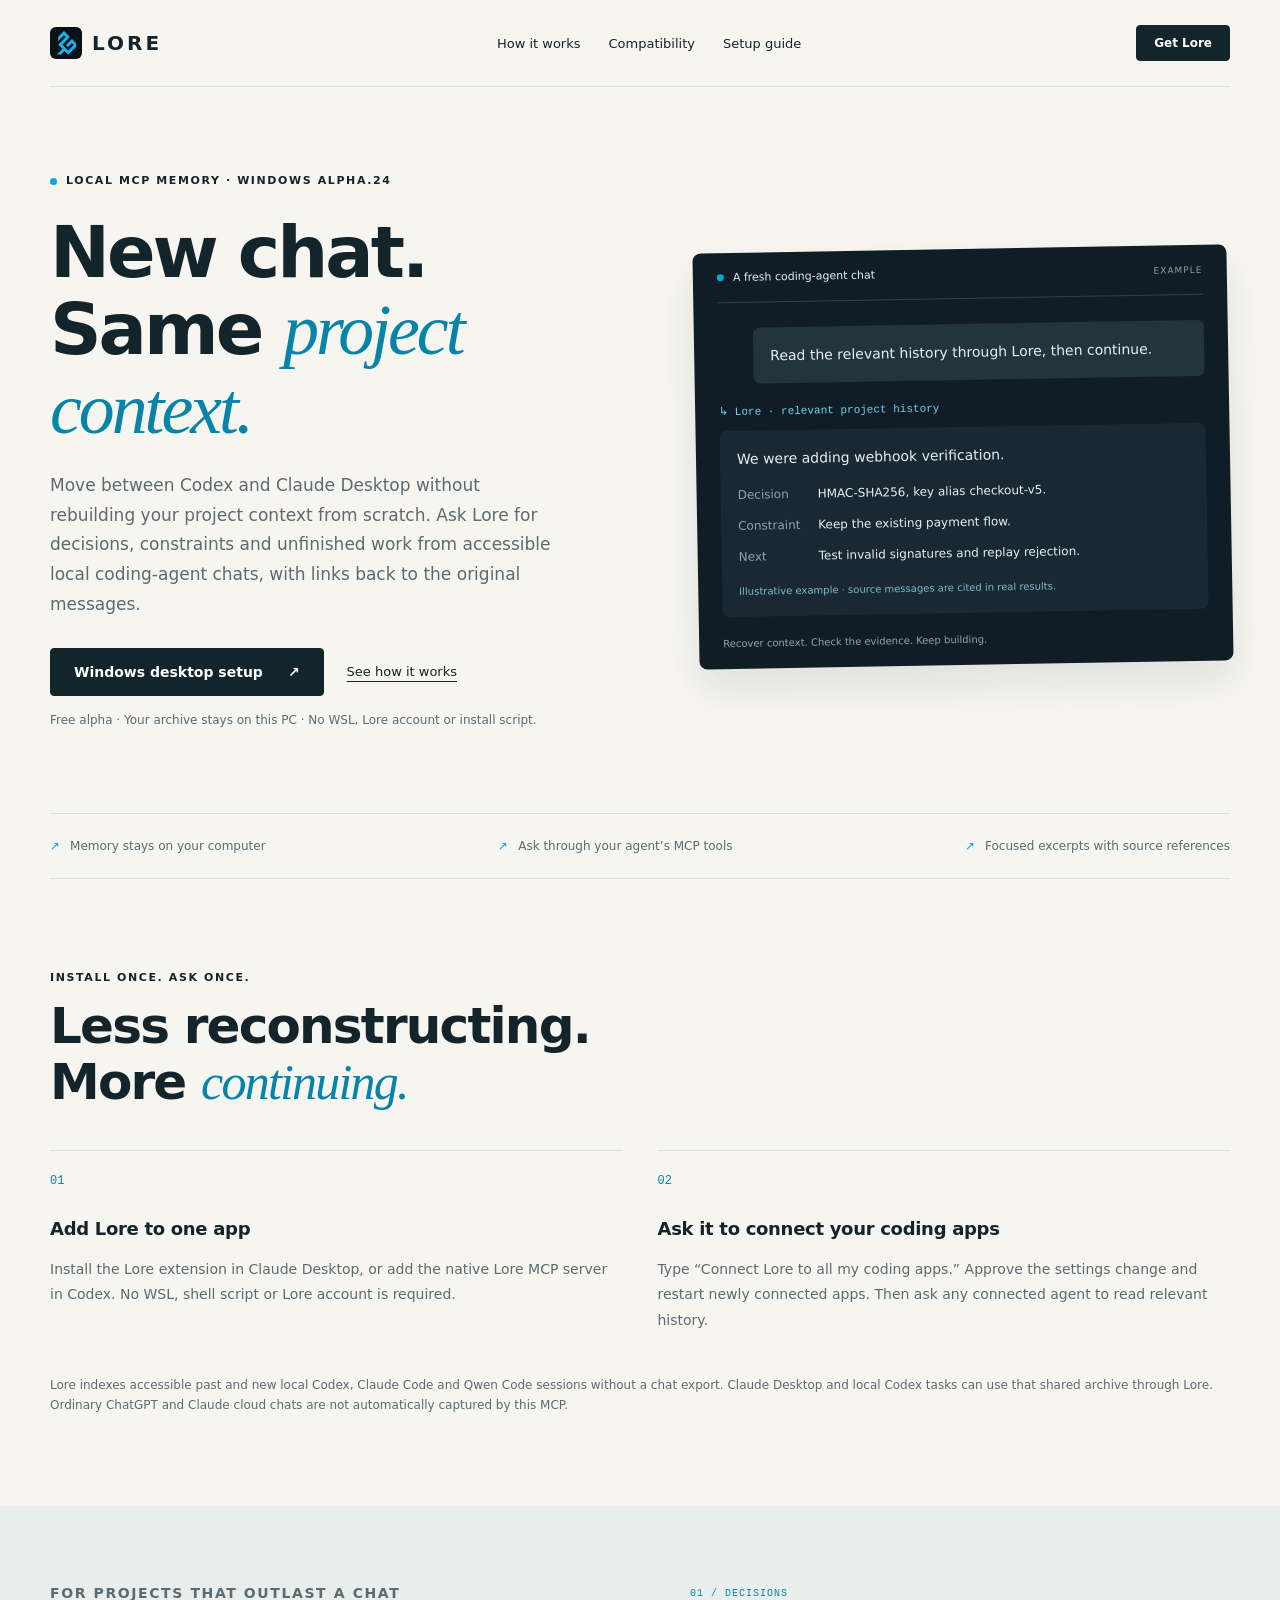
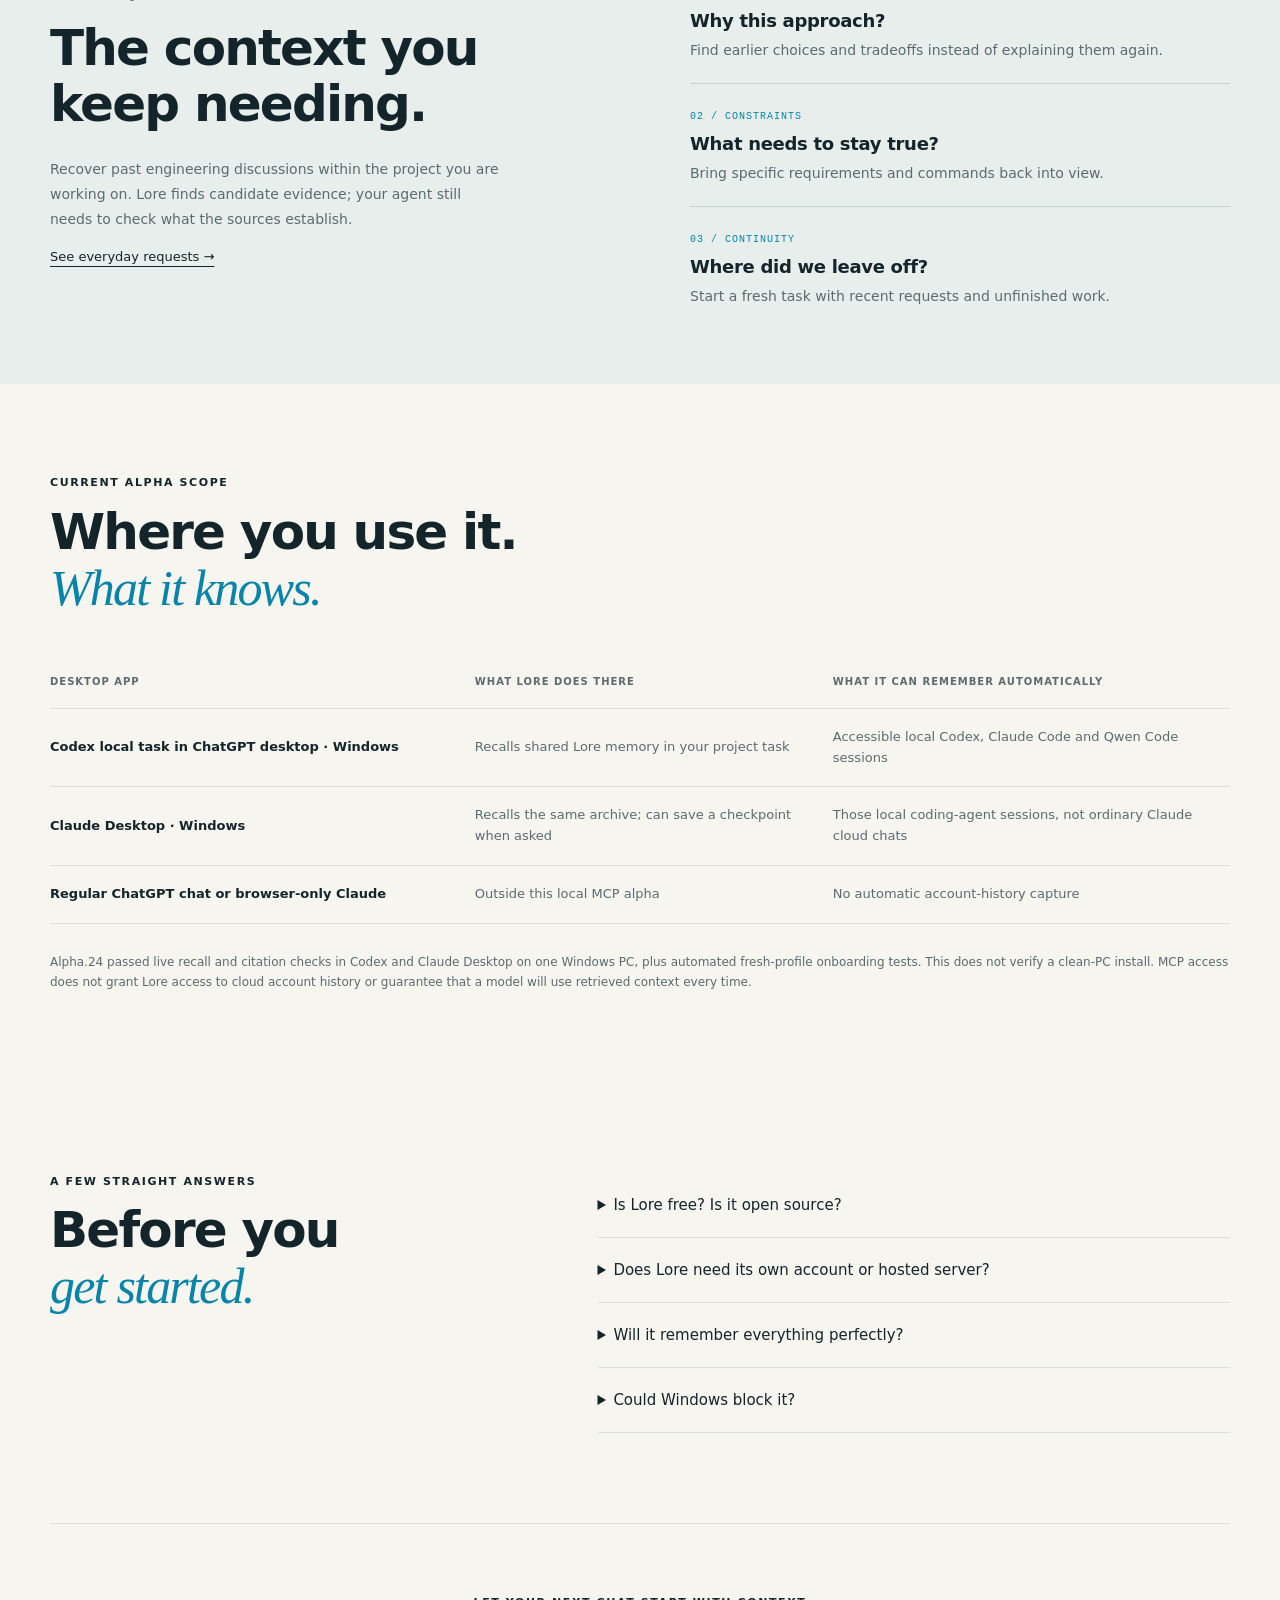
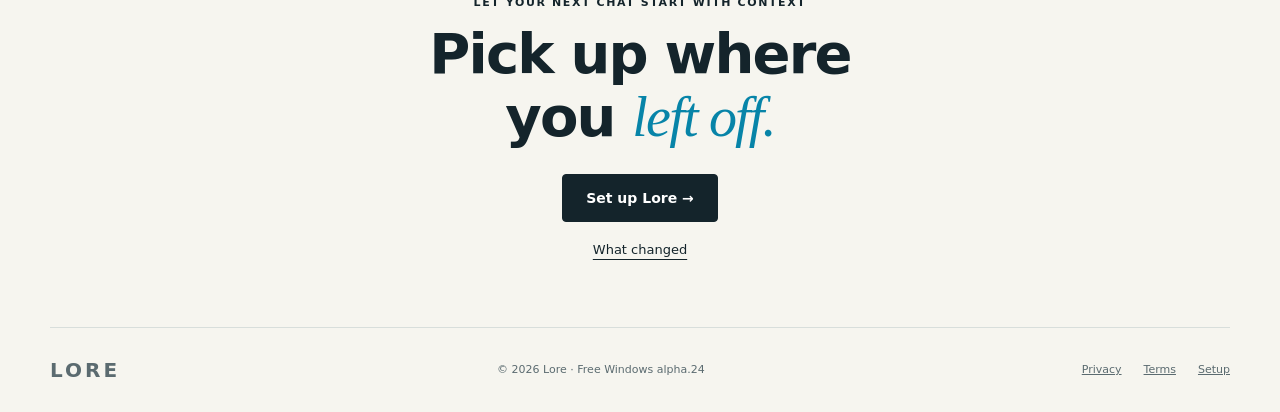
<file: website/index.html>
<!doctype html>
<html lang="en">
<head>
  <meta charset="utf-8">
  <meta name="viewport" content="width=device-width,initial-scale=1">
  <title>Lore — Shared project memory for desktop AI</title>
  <meta name="description" content="Local MCP memory for coding projects. Find cited decisions and unfinished work from accessible local coding-agent chats in Codex or Claude Desktop.">
  <link rel="canonical" href="https://loredev.co/">
  <link rel="icon" href="favicon.png">
  <meta name="theme-color" content="#f6f5ef">
  <meta property="og:title" content="Lore — Pick up where you left off">
  <meta property="og:description" content="Local project memory for your connected coding agent.">
  <link rel="stylesheet" href="styles.css">
</head>
<body>
<header class="nav wrap">
  <a class="brand" href="index.html"><img src="favicon.png" alt="" width="32" height="32">LORE</a>
  <nav aria-label="Main navigation"><a href="#how">How it works</a><a href="#clients">Compatibility</a><a href="docs.html">Setup guide</a></nav>
  <a class="button small" href="docs.html#installation">Get Lore</a>
</header>
<main>
  <section class="hero wrap">
    <div>
      <p class="eyebrow"><span class="status-dot"></span>LOCAL MCP MEMORY · WINDOWS ALPHA.24</p>
      <h1>New chat.<br>Same <em>project context.</em></h1>
      <p class="lead">Move between Codex and Claude Desktop without rebuilding your project context from scratch. Ask Lore for decisions, constraints and unfinished work from accessible local coding-agent chats, with links back to the original messages.</p>
      <div class="actions"><a class="button" href="docs.html#installation">Windows desktop setup <span aria-hidden="true">↗</span></a><a class="text-link" href="#how">See how it works</a></div>
      <p class="quiet">Free alpha · Your archive stays on this PC · No WSL, Lore account or install script.</p>
    </div>
    <div class="demo" aria-label="Illustration of the Lore workflow">
      <div class="demo-bar"><span class="status-dot"></span> A fresh coding-agent chat <span class="demo-label">EXAMPLE</span></div>
      <div class="chat-bubble user">Read the relevant history through Lore, then continue.</div>
      <div class="tool-line"><span aria-hidden="true">↳</span> Lore · relevant project history</div>
      <div class="chat-bubble assistant"><p>We were adding webhook verification.</p><dl><dt>Decision</dt><dd>HMAC-SHA256, key alias checkout-v5.</dd><dt>Constraint</dt><dd>Keep the existing payment flow.</dd><dt>Next</dt><dd>Test invalid signatures and replay rejection.</dd></dl><span class="citation">Illustrative example · source messages are cited in real results.</span></div>
      <div class="demo-footer">Recover context. Check the evidence. Keep building.</div>
    </div>
  </section>
  <div class="principles wrap"><span>Memory stays on your computer</span><span>Ask through your agent’s MCP tools</span><span>Focused excerpts with source references</span></div>
  <section class="section wrap" id="how">
    <div class="section-heading"><p class="eyebrow">INSTALL ONCE. ASK ONCE.</p><h2>Less reconstructing.<br>More <em>continuing.</em></h2></div>
    <div class="steps two">
      <article><span class="step-number">01</span><h3>Add Lore to one app</h3><p>Install the Lore extension in Claude Desktop, or add the native Lore MCP server in Codex. No WSL, shell script or Lore account is required.</p></article>
      <article><span class="step-number">02</span><h3>Ask it to connect your coding apps</h3><p>Type “Connect Lore to all my coding apps.” Approve the settings change and restart newly connected apps. Then ask any connected agent to read relevant history.</p></article>
    </div>
    <p class="section-note">Lore indexes accessible past and new local Codex, Claude Code and Qwen Code sessions without a chat export. Claude Desktop and local Codex tasks can use that shared archive through Lore. Ordinary ChatGPT and Claude cloud chats are not automatically captured by this MCP.</p>
  </section>
  <section class="memory-band"><div class="wrap memory-grid"><div><p class="eyebrow">FOR PROJECTS THAT OUTLAST A CHAT</p><h2>The context you<br>keep needing.</h2><p>Recover past engineering discussions within the project you are working on. Lore finds candidate evidence; your agent still needs to check what the sources establish.</p><a class="text-link" href="docs.html#daily-use">See everyday requests →</a></div><div class="memory-list"><article><span>01 / DECISIONS</span><h3>Why this approach?</h3><p>Find earlier choices and tradeoffs instead of explaining them again.</p></article><article><span>02 / CONSTRAINTS</span><h3>What needs to stay true?</h3><p>Bring specific requirements and commands back into view.</p></article><article><span>03 / CONTINUITY</span><h3>Where did we leave off?</h3><p>Start a fresh task with recent requests and unfinished work.</p></article></div></div></section>
  <section class="section wrap" id="clients"><div class="section-heading"><p class="eyebrow">CURRENT ALPHA SCOPE</p><h2>Where you use it.<br><em>What it knows.</em></h2></div><div class="table-scroll"><table><caption class="sr-only">Lore desktop alpha compatibility</caption><thead><tr><th scope="col">Desktop app</th><th scope="col">What Lore does there</th><th scope="col">What it can remember automatically</th></tr></thead><tbody><tr><th scope="row">Codex local task in ChatGPT desktop · Windows</th><td>Recalls shared Lore memory in your project task</td><td>Accessible local Codex, Claude Code and Qwen Code sessions</td></tr><tr><th scope="row">Claude Desktop · Windows</th><td>Recalls the same archive; can save a checkpoint when asked</td><td>Those local coding-agent sessions, not ordinary Claude cloud chats</td></tr><tr><th scope="row">Regular ChatGPT chat or browser-only Claude</th><td>Outside this local MCP alpha</td><td>No automatic account-history capture</td></tr></tbody></table></div><p class="section-note">Alpha.24 passed live recall and citation checks in Codex and Claude Desktop on one Windows PC, plus automated fresh-profile onboarding tests. This does not verify a clean-PC install. MCP access does not grant Lore access to cloud account history or guarantee that a model will use retrieved context every time.</p></section>
  <section class="section wrap faq"><div class="section-heading"><p class="eyebrow">A FEW STRAIGHT ANSWERS</p><h2>Before you<br><em>get started.</em></h2></div><div><details><summary>Is Lore free? Is it open source?</summary><p>This alpha is free under its bundled Free Binary License. The current implementation is closed source; older MIT-licensed releases keep their original terms.</p></details><details><summary>Does Lore need its own account or hosted server?</summary><p>No. Ordinary memory operations use your local archive. Your chosen AI provider receives the excerpts supplied to its model, subject to that provider’s policies.</p></details><details><summary>Will it remember everything perfectly?</summary><p>No. Lore retrieves relevant evidence from available history; it cannot prove an action happened outside the chat or recover a message it never had access to.</p></details><details><summary>Could Windows block it?</summary><p>Yes. The executable is unsigned. Alpha.24 ran on our test PC, but a clean-PC install is unverified. If Windows blocks it, keep protections on and report the exact warning.</p></details></div></section>
  <section class="closing wrap"><p class="eyebrow">LET YOUR NEXT CHAT START WITH CONTEXT</p><h2>Pick up where<br>you <em>left off.</em></h2><a class="button" href="docs.html#installation">Set up Lore →</a><a class="text-link" href="changelog.html">What changed</a></section>
</main>
<footer class="wrap"><a class="brand" href="index.html">LORE</a><span>© 2026 Lore · Free Windows alpha.24</span><div><a href="privacy.html">Privacy</a><a href="terms.html">Terms</a><a href="docs.html">Setup</a></div></footer>
<script src="site.js" defer></script>
</body>
</html>
</file>
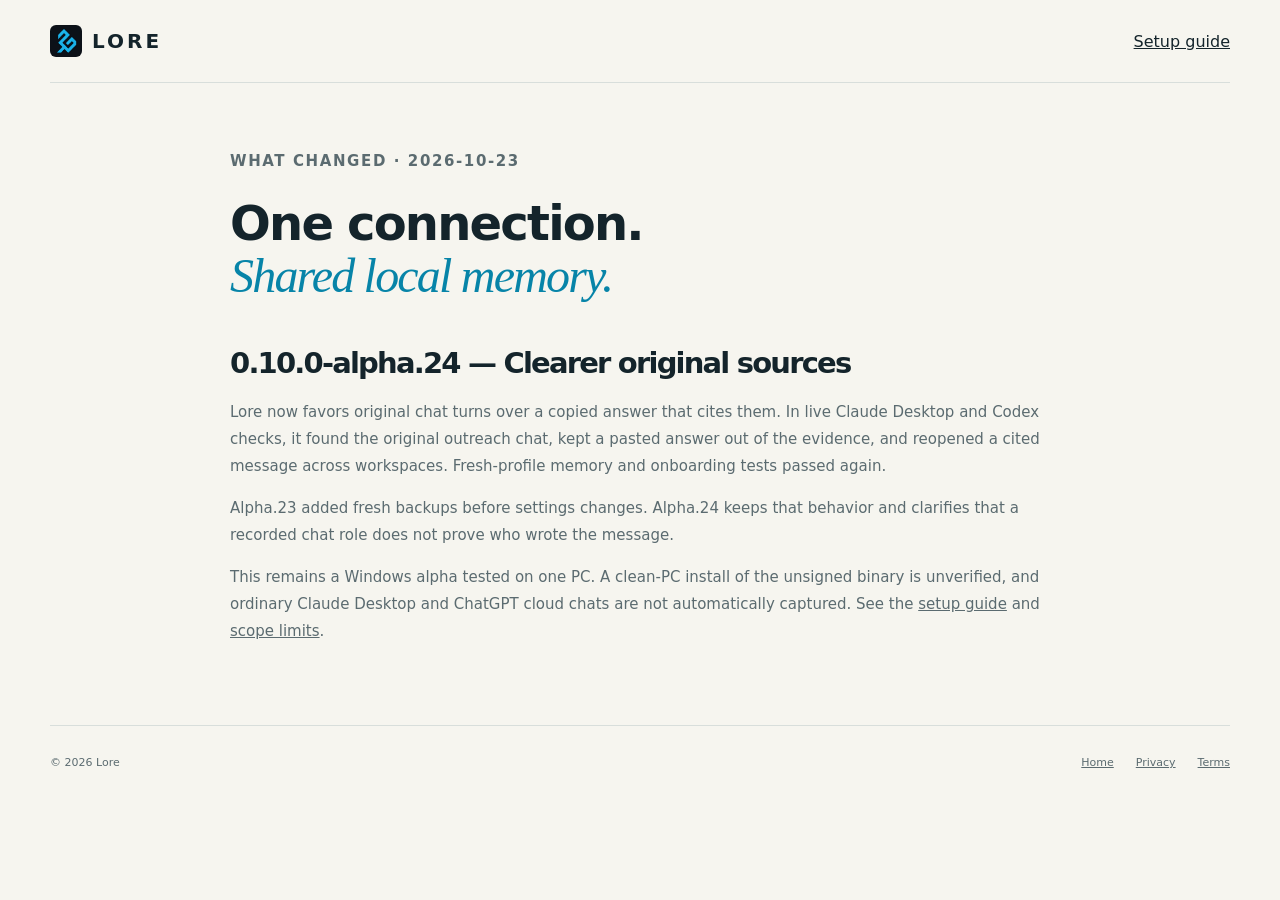
<file: website/changelog.html>
<!doctype html>
<html lang="en">
<head><meta charset="utf-8"><meta name="viewport" content="width=device-width,initial-scale=1"><title>Lore alpha.24 — Changes</title><link rel="icon" href="favicon.png"><link rel="stylesheet" href="styles.css"></head>
<body>
<header class="nav wrap"><a class="brand" href="index.html"><img src="favicon.png" alt="" width="32" height="32">LORE</a><a href="docs.html">Setup guide</a></header>
<main class="doc wrap"><p class="eyebrow">WHAT CHANGED · 2026-10-23</p><h1>One connection.<br><em>Shared local memory.</em></h1>
<h2>0.10.0-alpha.24 — Clearer original sources</h2>
<p>Lore now favors original chat turns over a copied answer that cites them. In live Claude Desktop and Codex checks, it found the original outreach chat, kept a pasted answer out of the evidence, and reopened a cited message across workspaces. Fresh-profile memory and onboarding tests passed again.</p>
<p>Alpha.23 added fresh backups before settings changes. Alpha.24 keeps that behavior and clarifies that a recorded chat role does not prove who wrote the message.</p>
<p>This remains a Windows alpha tested on one PC. A clean-PC install of the unsigned binary is unverified, and ordinary Claude Desktop and ChatGPT cloud chats are not automatically captured. See the <a href="docs.html#installation">setup guide</a> and <a href="docs.html#boundaries">scope limits</a>.</p></main>
<footer class="wrap"><span>© 2026 Lore</span><div><a href="index.html">Home</a><a href="privacy.html">Privacy</a><a href="terms.html">Terms</a></div></footer>
</body></html>
</file>
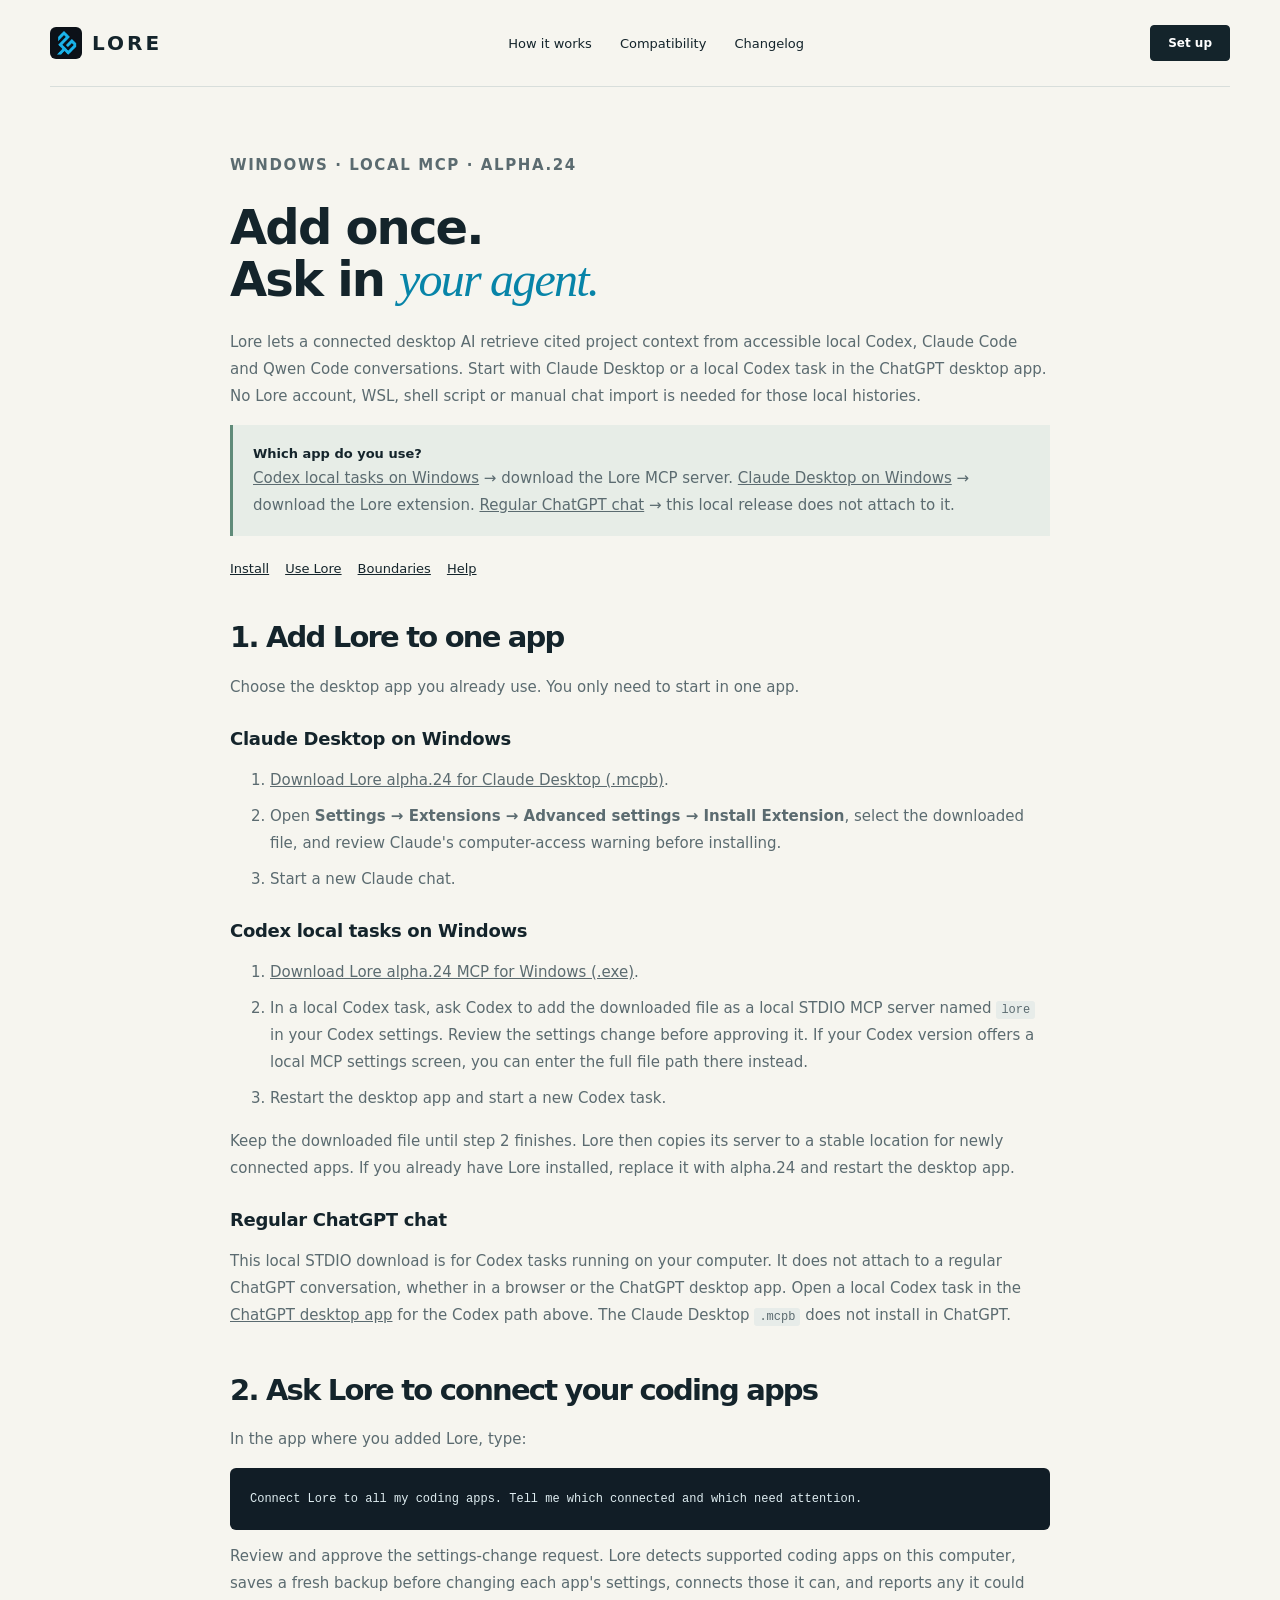
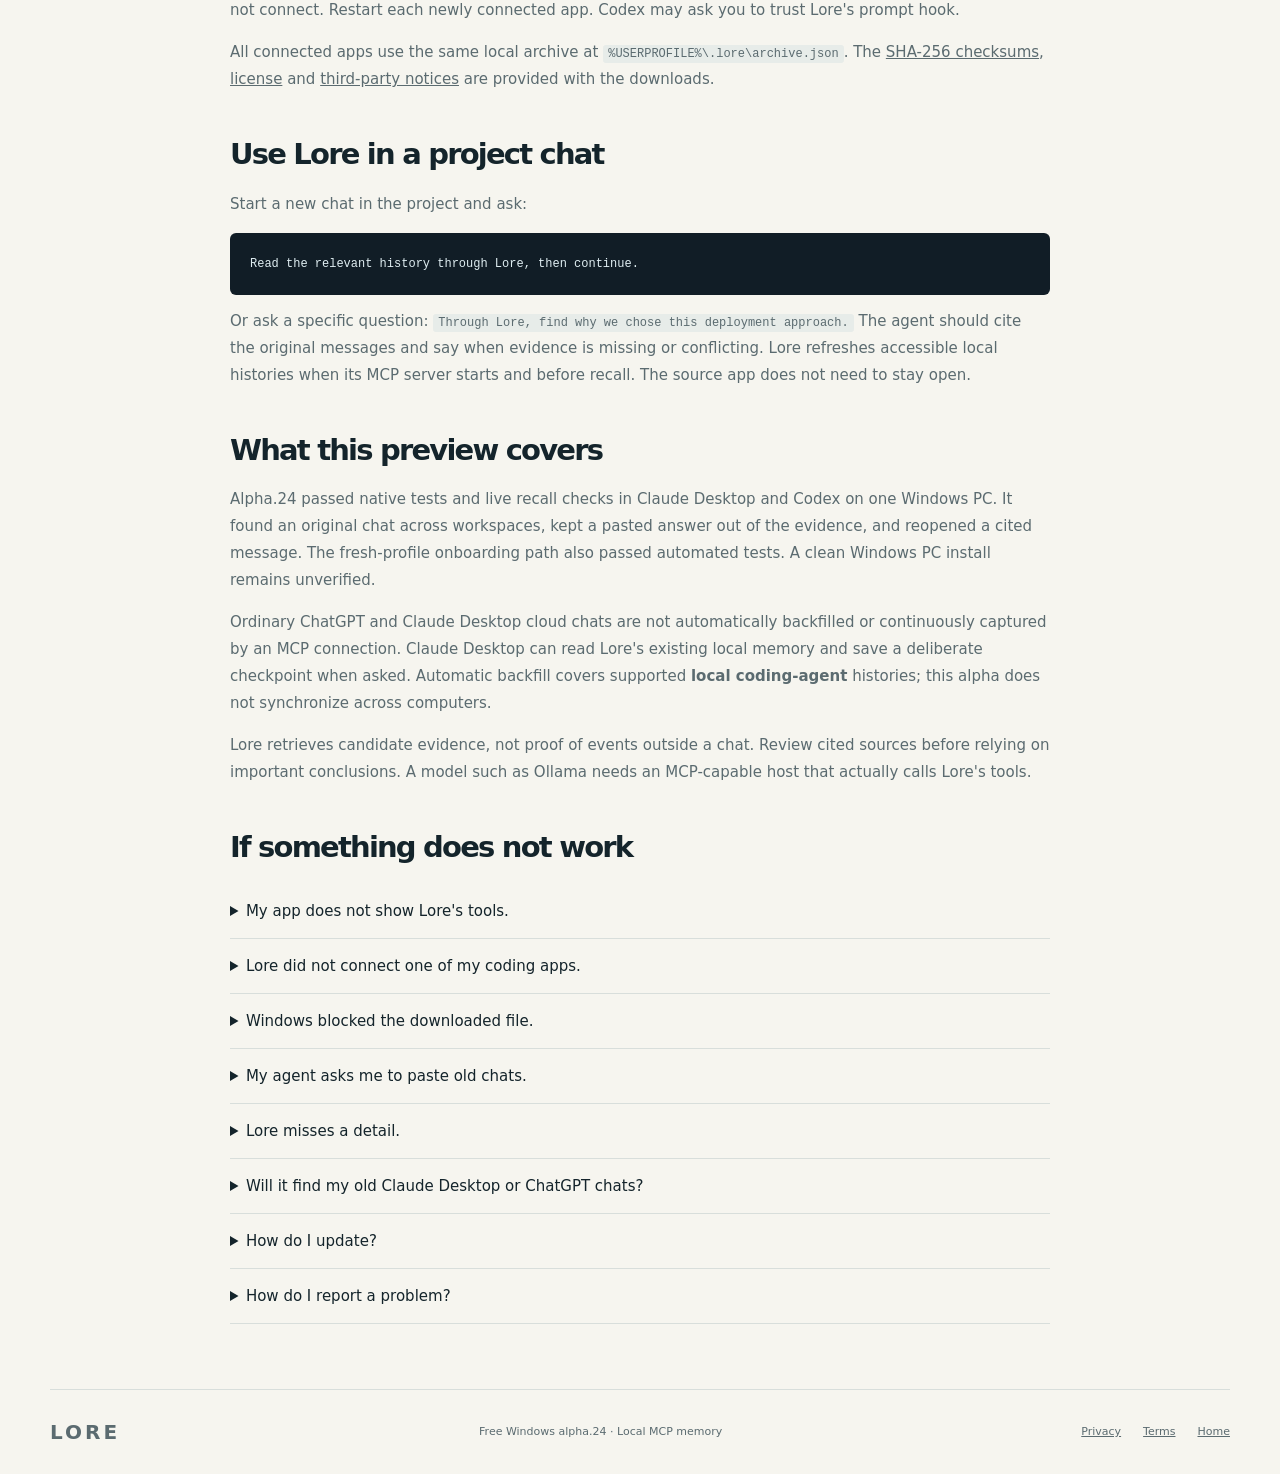
<file: website/docs.html>
<!doctype html>
<html lang="en">
<head><meta charset="utf-8"><meta name="viewport" content="width=device-width,initial-scale=1"><title>Install Lore alpha.24 on Windows</title><meta name="description" content="Download Lore alpha.24 for Claude Desktop or local Codex tasks and connect shared local coding-agent memory."><link rel="icon" href="favicon.png"><link rel="stylesheet" href="styles.css"></head>
<body>
<header class="nav wrap"><a class="brand" href="index.html"><img src="favicon.png" alt="" width="32" height="32">LORE</a><nav aria-label="Main navigation"><a href="index.html#how">How it works</a><a href="index.html#clients">Compatibility</a><a href="changelog.html">Changelog</a></nav><a class="button small" href="#installation">Set up</a></header>
<main class="doc wrap">
  <p class="eyebrow">WINDOWS · LOCAL MCP · ALPHA.24</p>
  <h1>Add once.<br>Ask in <em>your agent.</em></h1>
  <p>Lore lets a connected desktop AI retrieve cited project context from accessible local Codex, Claude Code and Qwen Code conversations. Start with Claude Desktop or a local Codex task in the ChatGPT desktop app. No Lore account, WSL, shell script or manual chat import is needed for those local histories.</p>
  <div class="notice"><strong>Which app do you use?</strong><p><a href="#codex-desktop">Codex local tasks on Windows</a> → download the Lore MCP server. <a href="#claude-desktop">Claude Desktop on Windows</a> → download the Lore extension. <a href="#regular-chatgpt">Regular ChatGPT chat</a> → this local release does not attach to it.</p></div>
  <nav class="doc-nav" aria-label="Guide contents"><a href="#installation">Install</a><a href="#daily-use">Use Lore</a><a href="#boundaries">Boundaries</a><a href="#troubleshooting">Help</a></nav>
  <section id="installation">
    <h2>1. Add Lore to one app</h2>
    <p>Choose the desktop app you already use. You only need to start in one app.</p>
    <h3 id="claude-desktop">Claude Desktop on Windows</h3>
    <ol><li><a href="downloads/lore-memory-windows.mcpb" download>Download Lore alpha.24 for Claude Desktop (.mcpb)</a>.</li><li>Open <strong>Settings → Extensions → Advanced settings → Install Extension</strong>, select the downloaded file, and review Claude's computer-access warning before installing.</li><li>Start a new Claude chat.</li></ol>
    <h3 id="codex-desktop">Codex local tasks on Windows</h3>
    <ol><li><a href="downloads/lore-mcp.exe" download>Download Lore alpha.24 MCP for Windows (.exe)</a>.</li><li>In a local Codex task, ask Codex to add the downloaded file as a local STDIO MCP server named <code>lore</code> in your Codex settings. Review the settings change before approving it. If your Codex version offers a local MCP settings screen, you can enter the full file path there instead.</li><li>Restart the desktop app and start a new Codex task.</li></ol>
    <p>Keep the downloaded file until step 2 finishes. Lore then copies its server to a stable location for newly connected apps. If you already have Lore installed, replace it with alpha.24 and restart the desktop app.</p>
    <h3 id="regular-chatgpt">Regular ChatGPT chat</h3>
    <p>This local STDIO download is for Codex tasks running on your computer. It does not attach to a regular ChatGPT conversation, whether in a browser or the ChatGPT desktop app. Open a local Codex task in the <a href="https://chatgpt.com/download/">ChatGPT desktop app</a> for the Codex path above. The Claude Desktop <code>.mcpb</code> does not install in ChatGPT.</p>
    <h2>2. Ask Lore to connect your coding apps</h2>
    <p>In the app where you added Lore, type:</p>
    <pre><code>Connect Lore to all my coding apps. Tell me which connected and which need attention.</code></pre>
    <p>Review and approve the settings-change request. Lore detects supported coding apps on this computer, saves a fresh backup before changing each app's settings, connects those it can, and reports any it could not connect. Restart each newly connected app. Codex may ask you to trust Lore's prompt hook.</p>
    <p>All connected apps use the same local archive at <code>%USERPROFILE%\.lore\archive.json</code>. The <a href="downloads/checksums.txt">SHA-256 checksums</a>, <a href="downloads/LICENSE.txt">license</a> and <a href="downloads/THIRD_PARTY_NOTICES.txt">third-party notices</a> are provided with the downloads.</p>
  </section>
  <section id="daily-use">
    <h2>Use Lore in a project chat</h2>
    <p>Start a new chat in the project and ask:</p>
    <pre><code>Read the relevant history through Lore, then continue.</code></pre>
    <p>Or ask a specific question: <code>Through Lore, find why we chose this deployment approach.</code> The agent should cite the original messages and say when evidence is missing or conflicting. Lore refreshes accessible local histories when its MCP server starts and before recall. The source app does not need to stay open.</p>
  </section>
  <section id="boundaries">
    <h2>What this preview covers</h2>
    <p>Alpha.24 passed native tests and live recall checks in Claude Desktop and Codex on one Windows PC. It found an original chat across workspaces, kept a pasted answer out of the evidence, and reopened a cited message. The fresh-profile onboarding path also passed automated tests. A clean Windows PC install remains unverified.</p>
    <p>Ordinary ChatGPT and Claude Desktop cloud chats are not automatically backfilled or continuously captured by an MCP connection. Claude Desktop can read Lore's existing local memory and save a deliberate checkpoint when asked. Automatic backfill covers supported <strong>local coding-agent</strong> histories; this alpha does not synchronize across computers.</p>
    <p>Lore retrieves candidate evidence, not proof of events outside a chat. Review cited sources before relying on important conclusions. A model such as Ollama needs an MCP-capable host that actually calls Lore's tools.</p>
  </section>
  <section id="troubleshooting">
    <h2>If something does not work</h2>
    <details><summary>My app does not show Lore's tools.</summary><p>Restart it after adding the MCP connection or extension. Start a new chat. In Claude Desktop, check that the Lore extension is enabled.</p></details>
    <details><summary>Lore did not connect one of my coding apps.</summary><p>Open that app once, ask Lore to connect your coding apps again, and read the reported reason. Lore preserves a malformed settings file for repair instead of overwriting it.</p></details>
    <details><summary>Windows blocked the downloaded file.</summary><p>This binary is unsigned. Keep Defender and Smart App Control enabled; do not disable Windows protections to run Lore. Report the exact warning so we can investigate.</p></details>
    <details><summary>My agent asks me to paste old chats.</summary><p>In a new project chat, explicitly say “read the relevant history through Lore” and check that Lore is listed among its MCP tools. Accessible local Codex and Claude Code histories need no export.</p></details>
    <details><summary>Lore misses a detail.</summary><p>Ask a more specific question, include ticket IDs or keywords, and inspect the cited source. Lore cannot recover history it cannot access.</p></details>
    <details><summary>Will it find my old Claude Desktop or ChatGPT chats?</summary><p>Not automatically. Installing a local MCP tool does not expose ordinary cloud-account chat history. Lore can retrieve supported local coding-agent sessions and any checkpoints you deliberately save.</p></details>
    <details><summary>How do I update?</summary><p>Download the new file. In Claude Desktop, use <strong>Settings → Extensions → Advanced settings → Install Extension</strong> again and review the update prompt. In Codex, update the local MCP command if you added the executable directly, then restart. Existing memories stay in your local archive.</p></details>
    <details><summary>How do I report a problem?</summary><p>Use the <a href="https://github.com/fayzkk889/lore/issues">issue tracker</a>. Include the Lore version, Windows version, client and a redacted reproduction. Do not post private chats or credentials.</p></details>
  </section>
</main>
<footer class="wrap"><a class="brand" href="index.html">LORE</a><span>Free Windows alpha.24 · Local MCP memory</span><div><a href="privacy.html">Privacy</a><a href="terms.html">Terms</a><a href="index.html">Home</a></div></footer>
<script src="site.js" defer></script>
</body></html>
</file>
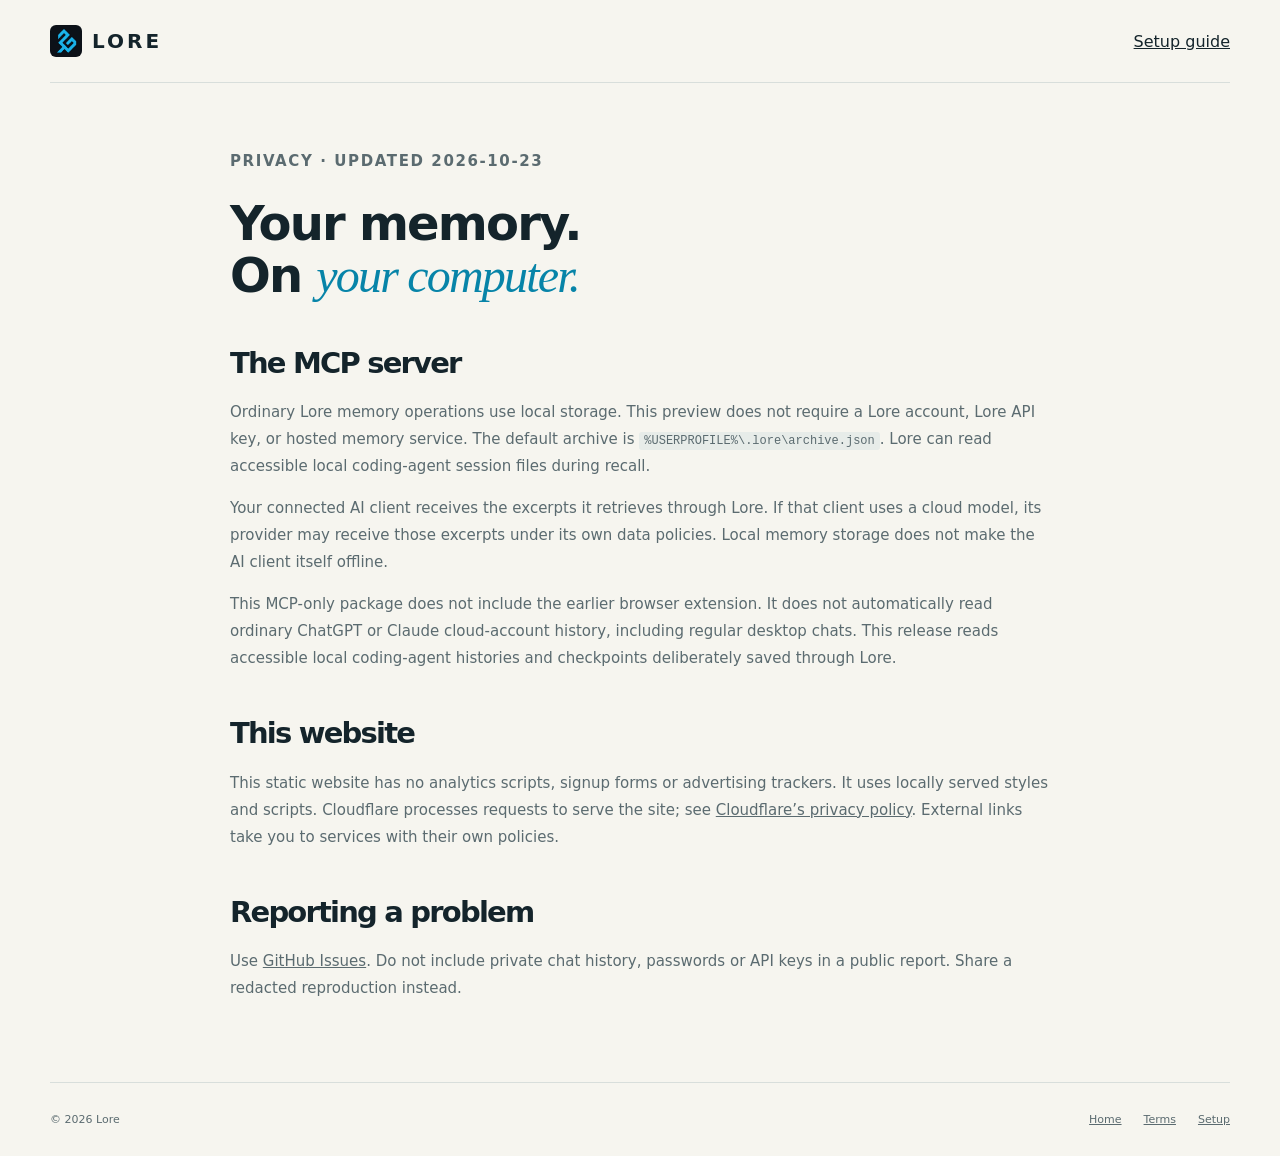
<file: website/privacy.html>
<!doctype html><html lang="en"><head><meta charset="utf-8"><meta name="viewport" content="width=device-width,initial-scale=1"><title>Lore privacy — Local MCP memory</title><link rel="icon" href="favicon.png"><link rel="stylesheet" href="styles.css"></head><body><header class="nav wrap"><a class="brand" href="index.html"><img src="favicon.png" alt="" width="32" height="32">LORE</a><a href="docs.html">Setup guide</a></header><main class="doc wrap"><p class="eyebrow">PRIVACY · UPDATED 2026-10-23</p><h1>Your memory.<br>On <em>your computer.</em></h1><h2>The MCP server</h2><p>Ordinary Lore memory operations use local storage. This preview does not require a Lore account, Lore API key, or hosted memory service. The default archive is <code>%USERPROFILE%\.lore\archive.json</code>. Lore can read accessible local coding-agent session files during recall.</p><p>Your connected AI client receives the excerpts it retrieves through Lore. If that client uses a cloud model, its provider may receive those excerpts under its own data policies. Local memory storage does not make the AI client itself offline.</p><p>This MCP-only package does not include the earlier browser extension. It does not automatically read ordinary ChatGPT or Claude cloud-account history, including regular desktop chats. This release reads accessible local coding-agent histories and checkpoints deliberately saved through Lore.</p><h2>This website</h2><p>This static website has no analytics scripts, signup forms or advertising trackers. It uses locally served styles and scripts. Cloudflare processes requests to serve the site; see <a href="https://www.cloudflare.com/privacypolicy/">Cloudflare’s privacy policy</a>. External links take you to services with their own policies.</p><h2>Reporting a problem</h2><p>Use <a href="https://github.com/fayzkk889/lore/issues">GitHub Issues</a>. Do not include private chat history, passwords or API keys in a public report. Share a redacted reproduction instead.</p></main><footer class="wrap"><span>© 2026 Lore</span><div><a href="index.html">Home</a><a href="terms.html">Terms</a><a href="docs.html">Setup</a></div></footer></body></html>
</file>
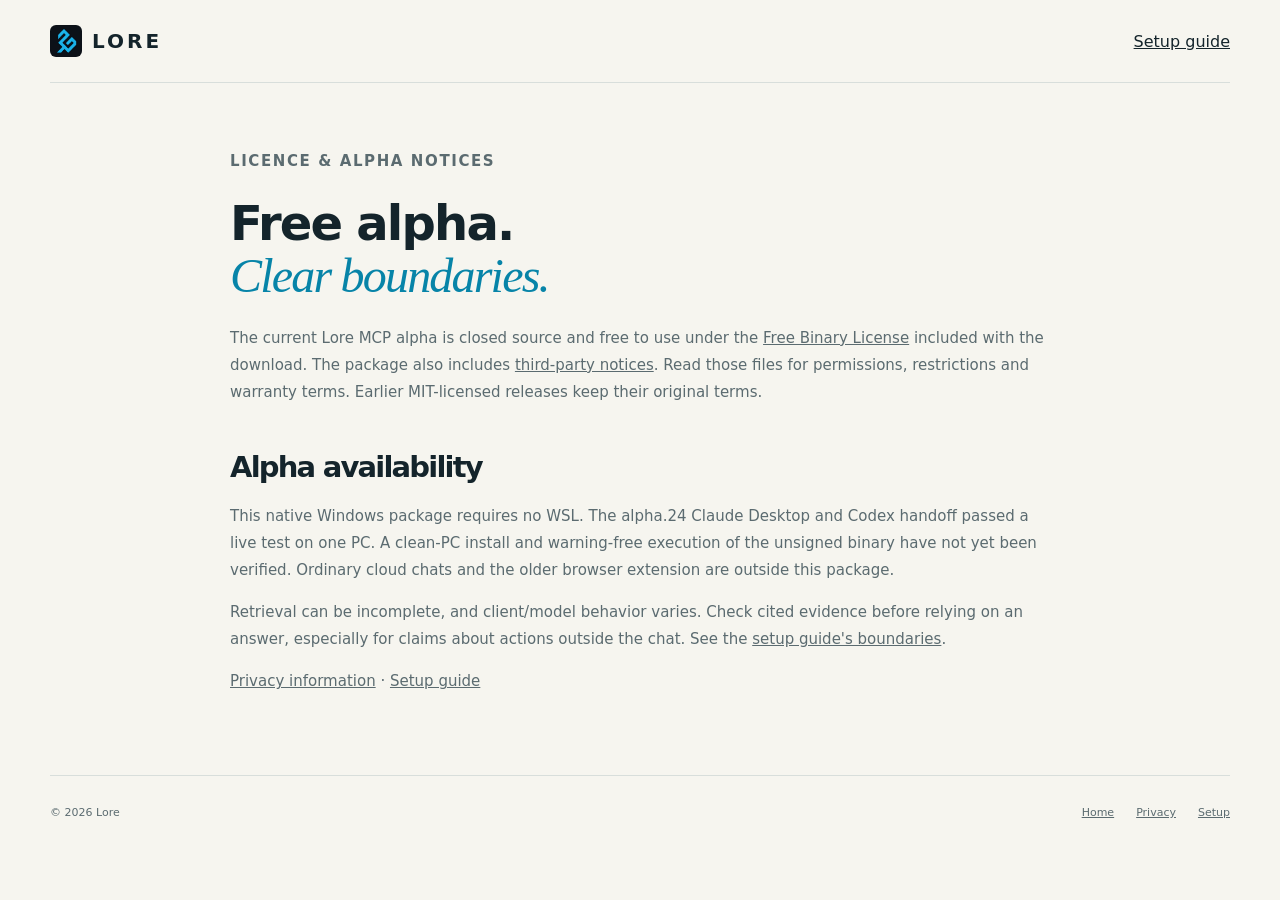
<file: website/terms.html>
<!doctype html>
<html lang="en">
<head><meta charset="utf-8"><meta name="viewport" content="width=device-width,initial-scale=1"><title>Lore — Licence and alpha notices</title><link rel="icon" href="favicon.png"><link rel="stylesheet" href="styles.css"></head>
<body>
<header class="nav wrap"><a class="brand" href="index.html"><img src="favicon.png" alt="" width="32" height="32">LORE</a><a href="docs.html">Setup guide</a></header>
<main class="doc wrap"><p class="eyebrow">LICENCE &amp; ALPHA NOTICES</p><h1>Free alpha.<br><em>Clear boundaries.</em></h1>
<p>The current Lore MCP alpha is closed source and free to use under the <a href="downloads/LICENSE.txt">Free Binary License</a> included with the download. The package also includes <a href="downloads/THIRD_PARTY_NOTICES.txt">third-party notices</a>. Read those files for permissions, restrictions and warranty terms. Earlier MIT-licensed releases keep their original terms.</p>
<h2>Alpha availability</h2><p>This native Windows package requires no WSL. The alpha.24 Claude Desktop and Codex handoff passed a live test on one PC. A clean-PC install and warning-free execution of the unsigned binary have not yet been verified. Ordinary cloud chats and the older browser extension are outside this package.</p>
<p>Retrieval can be incomplete, and client/model behavior varies. Check cited evidence before relying on an answer, especially for claims about actions outside the chat. See the <a href="docs.html#boundaries">setup guide's boundaries</a>.</p>
<p><a href="privacy.html">Privacy information</a> · <a href="docs.html#installation">Setup guide</a></p></main>
<footer class="wrap"><span>© 2026 Lore</span><div><a href="index.html">Home</a><a href="privacy.html">Privacy</a><a href="docs.html">Setup</a></div></footer>
</body></html>
</file>
<file: website/styles.css>
:root{--paper:#f6f5ef;--ink:#14242b;--muted:#5b6b70;--line:#d8dedb;--blue:#05a8d7;--dark:#111d26;font-family:system-ui,-apple-system,BlinkMacSystemFont,"Segoe UI",sans-serif;color:var(--ink);background:var(--paper)}*{box-sizing:border-box}html{scroll-behavior:smooth;scroll-padding-top:30px}body{margin:0}a{color:inherit}button,input,select{font:inherit}.wrap{width:min(1180px,calc(100% - 64px));margin-inline:auto}.nav{display:flex;align-items:center;justify-content:space-between;gap:25px;padding-block:25px;border-bottom:1px solid var(--line)}.brand{display:flex;align-items:center;gap:10px;font-size:20px;letter-spacing:3px;font-weight:750;text-decoration:none}.brand img{object-fit:contain;border-radius:6px}.nav nav{display:flex;gap:28px;font-size:13px}.nav nav a{text-decoration:none}.nav nav a:hover,.text-link:hover{color:#047da2}.button{display:inline-flex;align-items:center;justify-content:center;gap:25px;padding:15px 23px;background:var(--ink);color:white;border:1px solid var(--ink);border-radius:4px;font-size:14px;font-weight:650;text-decoration:none;cursor:pointer}.button:hover{background:#25454f}.button.small{padding:10px 17px;font-size:12px}.button.secondary{background:transparent;color:var(--ink)}.text-link{font-size:13px;text-underline-offset:5px}.hero{display:grid;grid-template-columns:1.08fr 1fr;gap:70px;padding-block:85px 70px;align-items:center}.eyebrow{display:flex;gap:9px;align-items:center;font-size:11px;letter-spacing:1.6px;font-weight:650;line-height:1.7}.status-dot{width:7px;height:7px;display:inline-block;flex-shrink:0;border-radius:50%;background:var(--blue)}h1,h2,h3,p{margin-top:0}h1{font-size:clamp(45px,5.6vw,76px);line-height:1.08;letter-spacing:-3px;font-weight:550;margin-block:23px}em{font-family:Georgia,"Times New Roman",serif;font-weight:400;color:#0784a8}h2{font-size:clamp(33px,4vw,50px);line-height:1.12;letter-spacing:-1.8px;font-weight:550;margin-bottom:25px}h3{font-size:18px;letter-spacing:-.3px}.lead{font-size:17px;line-height:1.75;color:var(--muted);max-width:510px}.actions{display:flex;align-items:center;gap:23px;margin-block:28px 15px}.quiet{font-size:12px;line-height:1.65;color:var(--muted)}.demo{background:var(--dark);color:#e7eff2;border-radius:8px;box-shadow:0 20px 40px #122b3318;padding:0 24px 20px;transform:rotate(-1deg)}.demo-bar{display:flex;align-items:center;gap:9px;border-bottom:1px solid #32414b;font-size:11px;padding-block:18px;margin-bottom:25px}.demo-label{font-size:9px;color:#8a9eaa;margin-left:auto;letter-spacing:1px}.chat-bubble{font-size:14px;line-height:1.6;border-radius:7px;padding:17px}.chat-bubble.user{background:#24343d;margin-left:35px}.tool-line{font:11px ui-monospace,SFMono-Regular,Consolas,monospace;color:#71d3ed;margin:21px 0 13px}.assistant{background:#192833}.assistant p{margin-bottom:15px}.assistant dl{display:grid;grid-template-columns:70px 1fr;gap:12px 10px;font-size:12px;margin:0}.assistant dt{color:#8fa5b1}.assistant dd{margin:0}.citation{display:block;font-size:10px;color:#79bdcc;margin-top:17px}.demo-footer{margin-top:21px;font-size:10px;color:#8fa5b1}.principles{display:flex;justify-content:space-between;gap:25px;padding-block:25px;border-block:1px solid var(--line);font-size:12px;color:var(--muted)}.principles span:before{content:"↗";color:var(--blue);margin-right:10px}.section{padding-block:90px}.section-heading{margin-bottom:40px}.steps{display:grid;grid-template-columns:repeat(3,1fr);gap:35px}.steps article{border-top:1px solid var(--line);padding-top:23px}.step-number{display:block;color:#0784a8;font:12px ui-monospace,monospace;margin-bottom:30px}.steps p,.memory-band p,.browser-preview p,details p{font-size:14px;line-height:1.8;color:var(--muted)}code{font:12px ui-monospace,SFMono-Regular,Consolas,monospace;background:#e7ece9;border-radius:3px;padding:2px 5px}.section-note{font-size:12px;line-height:1.7;color:var(--muted);margin:28px 0 0}.memory-band{background:#e8eeeb;padding-block:75px}.memory-grid{display:grid;grid-template-columns:1fr 1fr;gap:100px}.memory-grid>div>p{max-width:450px}.memory-list article{padding-block:20px;border-top:1px solid #c5d1cd}.memory-list article:first-child{padding-top:0;border-top:0}.memory-list article:last-child{padding-bottom:0}.memory-list span{font:10px ui-monospace,monospace;letter-spacing:1px;color:#0784a8}.memory-list h3{margin-block:10px 7px}.memory-list p{margin-bottom:0}.table-scroll{overflow-x:auto}table{border-collapse:collapse;width:100%;text-align:left;font-size:13px;line-height:1.6}th,td{padding:18px 16px 18px 0;border-bottom:1px solid var(--line)}thead th{font-size:10px;text-transform:uppercase;letter-spacing:1px;color:var(--muted)}tbody th{font-weight:550;width:36%}td{color:var(--muted)}.browser-preview{border:1px solid #b8ccc8;border-radius:7px;padding:40px;display:flex;align-items:center;justify-content:space-between;gap:40px}.browser-preview>div{max-width:740px}.tag{display:inline-block;font:10px ui-monospace,monospace;letter-spacing:1px;color:#0784a8;margin-bottom:18px}.browser-preview h2{font-size:36px;margin-bottom:17px}.browser-preview p:last-child{margin-bottom:0}.browser-preview .button{white-space:nowrap}.faq{display:grid;grid-template-columns:.85fr 1.15fr;gap:80px}details{border-bottom:1px solid var(--line);padding-block:20px}summary{cursor:pointer;font-size:15px;line-height:1.6}details p{margin:15px 0 0}.closing{border-top:1px solid var(--line);padding-block:70px;text-align:center}.closing .eyebrow{justify-content:center}.closing h2{font-size:56px}.closing .text-link{display:block;margin-top:20px}footer{display:flex;align-items:center;justify-content:space-between;gap:25px;border-top:1px solid var(--line);padding-block:30px;font-size:11px;color:var(--muted)}footer>div{display:flex;gap:22px}.sr-only{position:absolute;width:1px;height:1px;padding:0;overflow:hidden;clip:rect(0,0,0,0);white-space:nowrap;border:0}a:focus-visible,button:focus-visible,summary:focus-visible{outline:3px solid var(--blue);outline-offset:5px}.doc{max-width:820px;padding-block:65px}.doc h1{font-size:48px;letter-spacing:-1.8px}.doc h2{font-size:29px;margin:45px 0 20px}.doc h3{margin-top:27px}.doc p,.doc li{font-size:15px;line-height:1.8;color:var(--muted)}.doc li{margin-block:9px}.doc pre{position:relative;background:var(--dark);color:#dfedf1;line-height:1.7;padding:20px;overflow-x:auto;border-radius:6px;white-space:pre-wrap;overflow-wrap:anywhere}.doc pre code{background:none;color:inherit;padding:0}.copy{display:block;background:#e3ebe7;border:1px solid #c2d0c9;padding:7px 12px;border-radius:4px;font-size:11px;cursor:pointer}.notice{background:#e7ede7;border-left:3px solid #608b79;padding:17px 20px;font-size:13px;line-height:1.8}.doc .notice p:last-child{margin-bottom:0}.doc-nav{display:flex;flex-wrap:wrap;gap:16px;margin-block:25px;font-size:13px}.doc details{padding-block:15px}.doc .actions{flex-wrap:wrap}@media(max-width:900px){.hero{gap:35px}.nav nav{gap:17px}.hero h1{letter-spacing:-2px}.actions{flex-wrap:wrap}.memory-grid{gap:50px}.browser-preview{display:block}.browser-preview .button{margin-top:25px}.faq{gap:40px}}@media(max-width:650px){.wrap{width:calc(100% - 36px)}.nav{padding-block:17px;gap:12px}.brand{font-size:16px}.nav nav{display:none}.hero{grid-template-columns:1fr;padding-block:45px;gap:35px}.hero h1{font-size:51px;letter-spacing:-2px}.lead{font-size:15px}.demo{transform:none;padding-inline:18px}.principles{flex-direction:column;gap:15px;padding-block:22px}.section{padding-block:55px}.steps,.memory-grid,.faq{grid-template-columns:1fr;gap:28px}.steps article{padding-top:17px}.step-number{margin-bottom:16px}.memory-band{padding-block:50px}.browser-preview{padding:25px}.browser-preview h2{font-size:30px}.closing{padding-block:45px}.closing h2{font-size:45px}footer{flex-wrap:wrap;gap:20px}footer .brand{display:none}footer>div{gap:17px}table{min-width:570px}.doc{padding-block:40px}.doc h1{font-size:38px}.doc h2{font-size:27px}}@media(prefers-reduced-motion:reduce){html{scroll-behavior:auto}}
.steps.two{grid-template-columns:repeat(2,1fr)}@media(max-width:650px){.steps.two{grid-template-columns:1fr}}
</file>
